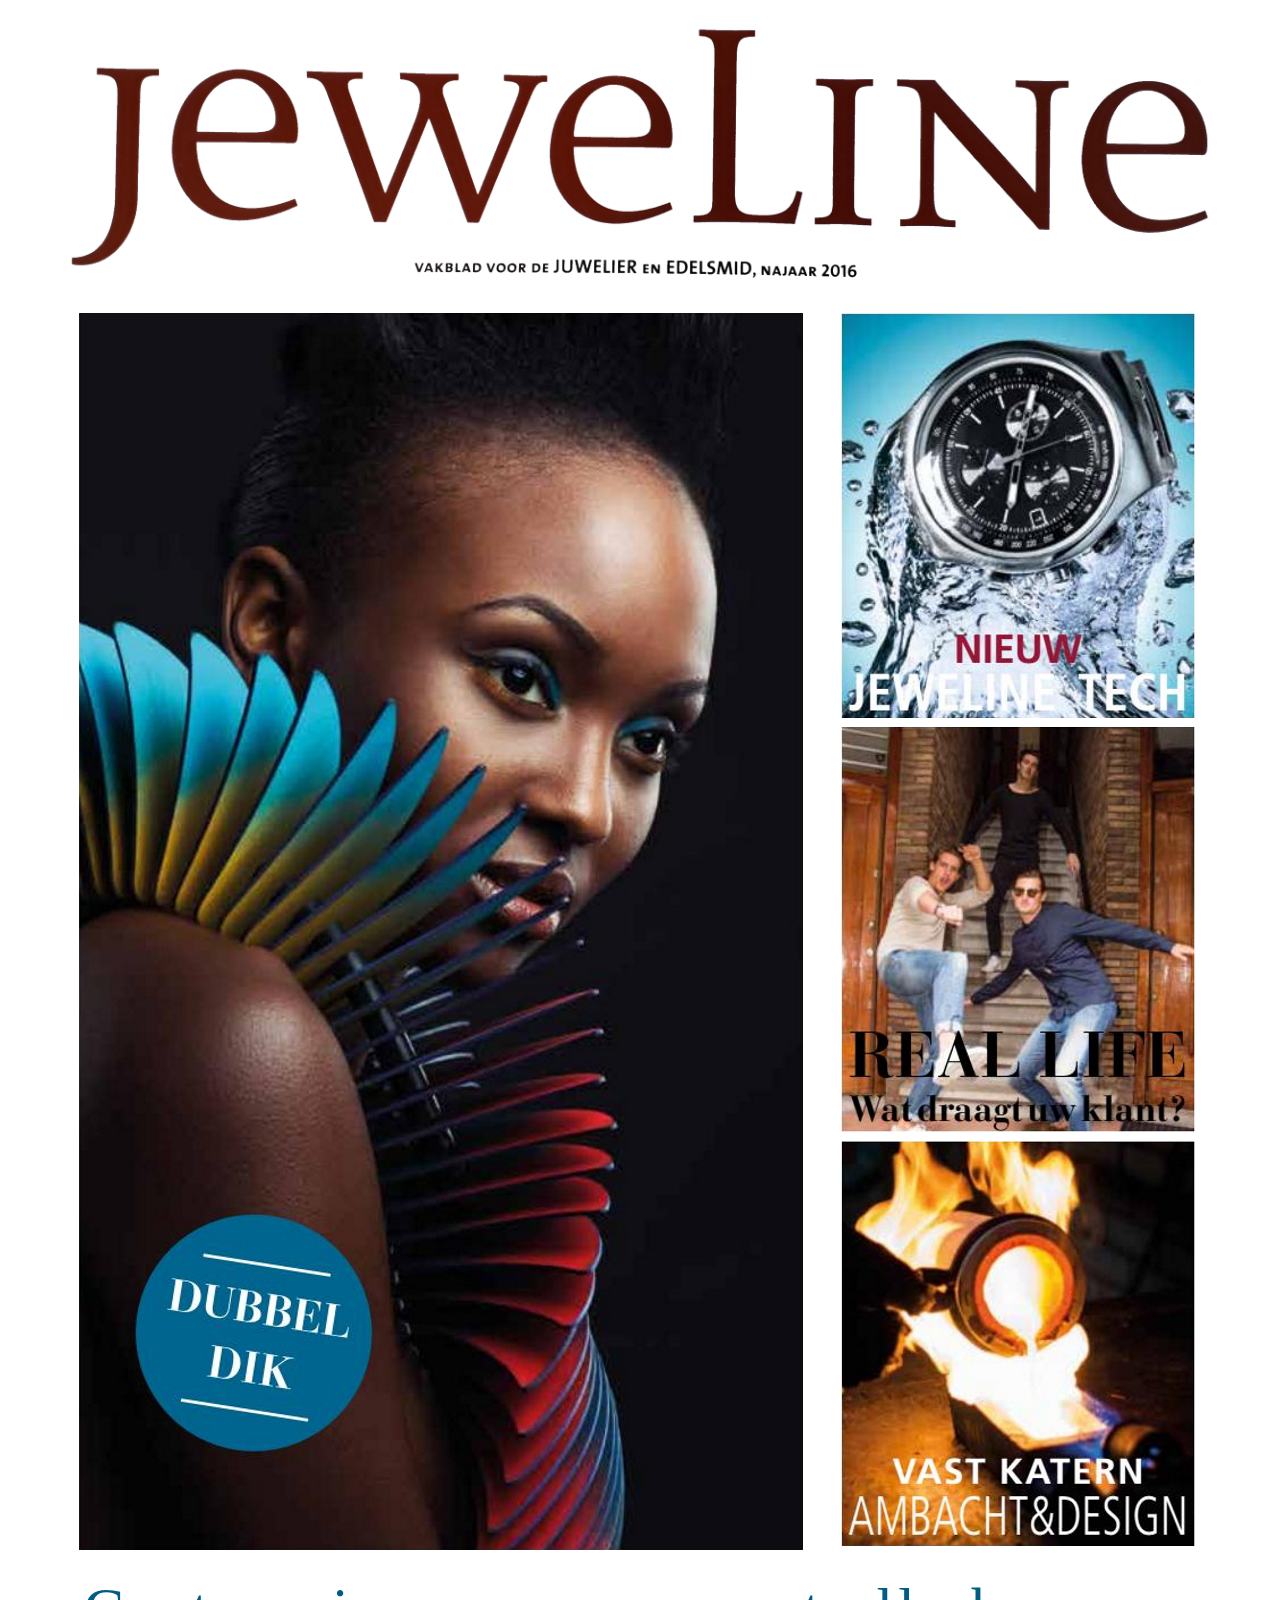
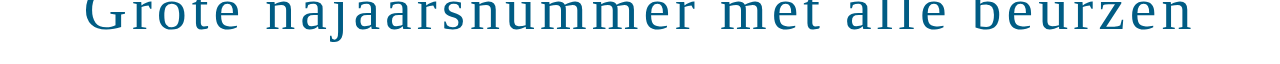
<file: src/cover.html>
<!DOCTYPE html>
<html lang="nl">
<head>
    <title>Jeweline: Cover</title>
    <meta charset="UTF-8">
    <meta name="description" content="Free Web tutorials">
    <meta name="keywords" content="HTML,CSS,XML,JavaScript">
    <meta name="author" content="David Groen">
    <meta name="viewport" content="width=device-width, initial-scale=1.0">
    <link rel="stylesheet" href="css/cover.css">
    <meta http-equiv="refresh" content="3;index.html" />
</head>
<body>
<div id="container" style="width:1200px;margin:auto">

    <div><p style="text-align:center;"><img src="images/cover/title.png" alt="cover"/></p></div>
    <div class="table">
        <div class="row">
            <div class="leftcell"><img alt="gezicht" src="images/cover/gezicht.png"></div>
            <div >
                <div class="rightcell"><img alt="nieuw" src="images/cover/nieuw.png"></div>
                <div class="rightcell"><img alt="reallife" src="images/cover/reallife.png"></div>
                <div class="rightcell"><img alt="vastkatern" src="images/cover/vastkatern.png"></div>
            </div>
            <div style="clear: both;"></div>
        </div>
        <div><h2>Grote najaarsnummer met alle beurzen</h2></div>
    </div>
</div>


</body>
</html>
</file>
<file: src/css/cover.css>
div {
    /*border: 1px solid red;*/
}

#container {
    width: 1200px;
}

.leftcell {
    width: 738px;
    float: left;
    padding: 0 10px;
    margin: 0 0 0 29px;
}
.rightcell {
    width: 360px;
    float: right;
    /*border: 1px solid red;*/
    padding: 0 10px 5px;
    margin: 0 29px 0 0;
}

h2 {
    font-family: Bodoni MT, serif;
    font-size: 60px;
    font-weight: 100;
    letter-spacing: 5px;
    color: #005C84;
    text-align: center;
    margin: 20px;
}
</file>
